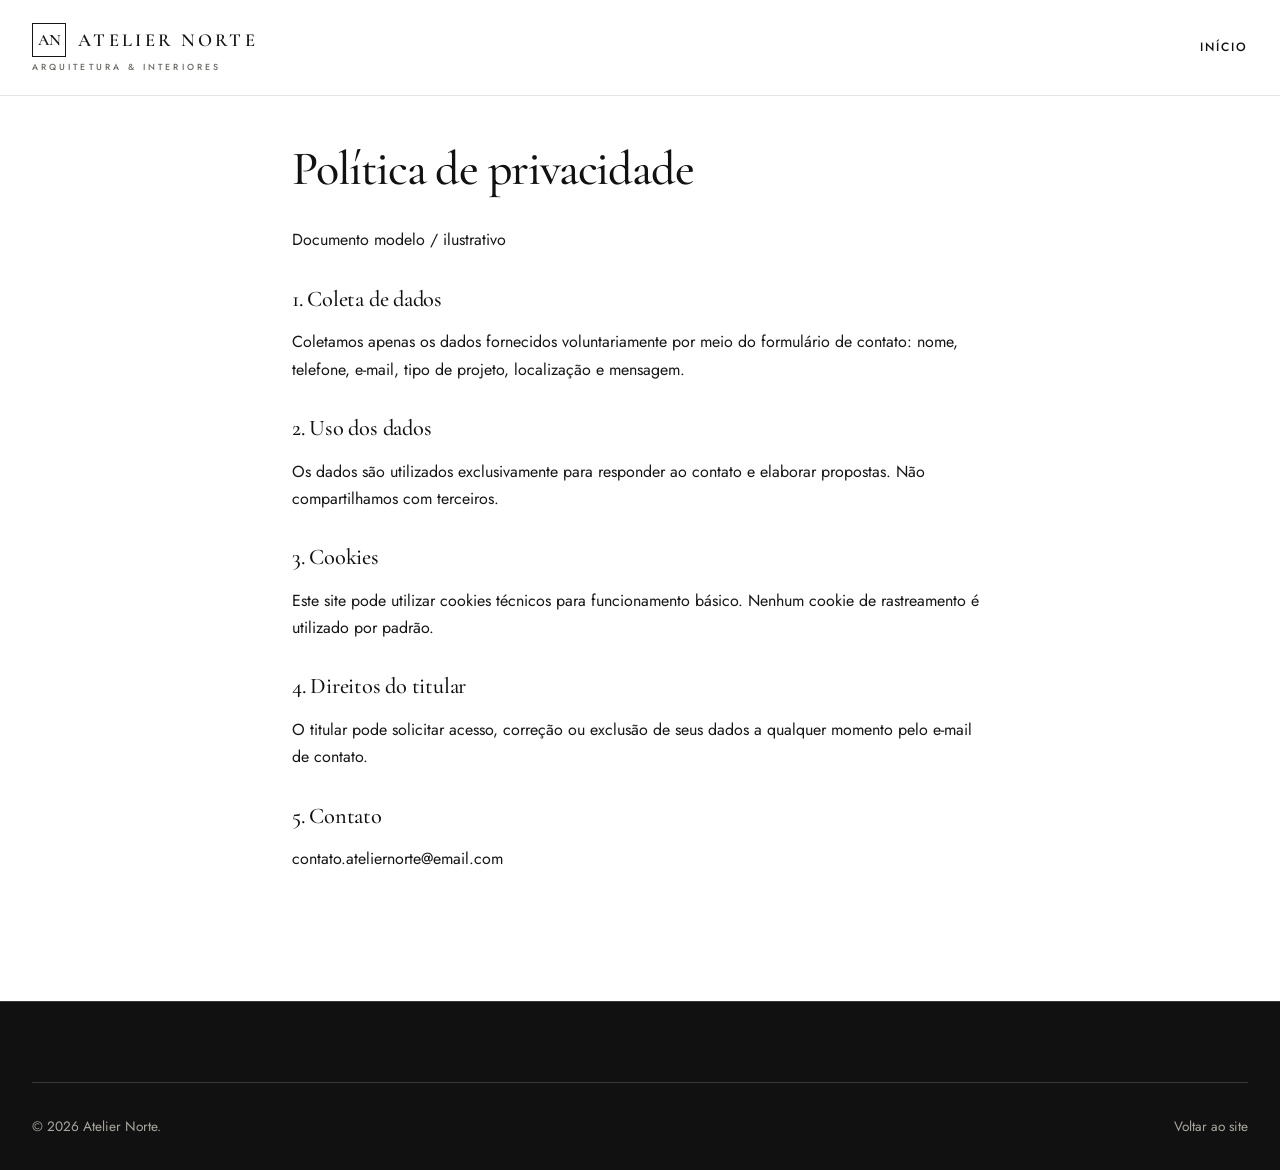
<file: privacidade.html>
﻿<!DOCTYPE html>
<html lang="pt-BR">
<head>
  <meta charset="UTF-8">
  <meta name="viewport" content="width=device-width, initial-scale=1">
  <title>Política de Privacidade | Atelier Norte</title>
  <link rel="icon" type="image/svg+xml" href="favicon/favicon.svg">
  <link rel="preconnect" href="https://fonts.googleapis.com">
  <link rel="preconnect" href="https://fonts.gstatic.com" crossorigin>
  <link href="https://fonts.googleapis.com/css2?family=Cormorant+Garamond:ital,wght@0,500;0,600;1,500;1,600&family=Jost:wght@300;400;500&display=swap" rel="stylesheet">
  <link href="https://cdn.jsdelivr.net/npm/bootstrap@5.3.3/dist/css/bootstrap.min.css" rel="stylesheet" integrity="sha384-QWTKZyjpPEjISv5WaRU9OFeRpok6YctnYmDr5pNlyT2bRjXh0JMhjY6hW+ALEwIH" crossorigin="anonymous">
  <link rel="stylesheet" href="css/style.css">
</head>
<body class="page-inner">
<a class="skip-link" href="#conteudo">Pular para o conteúdo</a>
<header class="site-header">
  <div class="container-wide">
    <a href="index.html" class="logo" aria-label="Atelier Norte — página inicial">
      <div class="logo-mark">
        <span class="logo-monogram" aria-hidden="true">AN</span>
        <span class="logo-title">Atelier Norte</span>
      </div>
      <span class="logo-subtitle">Arquitetura & Interiores</span>
    </a>
    <nav class="site-nav" aria-label="Navegação principal">
      <a class="nav-link" href="index.html">Início</a>
    </nav>
  </div>
</header>
<main id="conteudo" class="section">
  <div class="container-narrow">
    <h1 style="margin-bottom:2rem;">Política de privacidade</h1>
    <p style="margin-bottom:1.5rem;">Documento modelo / ilustrativo</p>
    <h3 style="margin:2rem 0 1rem;">1. Coleta de dados</h3>
    <p style="margin-bottom:1.5rem;">Coletamos apenas os dados fornecidos voluntariamente por meio do formulário de contato: nome, telefone, e-mail, tipo de projeto, localização e mensagem.</p>
    <h3 style="margin:2rem 0 1rem;">2. Uso dos dados</h3>
    <p style="margin-bottom:1.5rem;">Os dados são utilizados exclusivamente para responder ao contato e elaborar propostas. Não compartilhamos com terceiros.</p>
    <h3 style="margin:2rem 0 1rem;">3. Cookies</h3>
    <p style="margin-bottom:1.5rem;" id="cookies">Este site pode utilizar cookies técnicos para funcionamento básico. Nenhum cookie de rastreamento é utilizado por padrão.</p>
    <h3 style="margin:2rem 0 1rem;">4. Direitos do titular</h3>
    <p style="margin-bottom:1.5rem;">O titular pode solicitar acesso, correção ou exclusão de seus dados a qualquer momento pelo e-mail de contato.</p>
    <h3 style="margin:2rem 0 1rem;">5. Contato</h3>
    <p>contato.ateliernorte@email.com</p>
  </div>
</main>
<footer class="site-footer">
  <div class="container-wide">
    <div class="footer-bottom">
      <span>© <span id="year"></span> Atelier Norte.</span>
      <a href="index.html">Voltar ao site</a>
    </div>
  </div>
</footer>
<script>document.getElementById('year').textContent = new Date().getFullYear();</script>
</body>
</html>
</file>
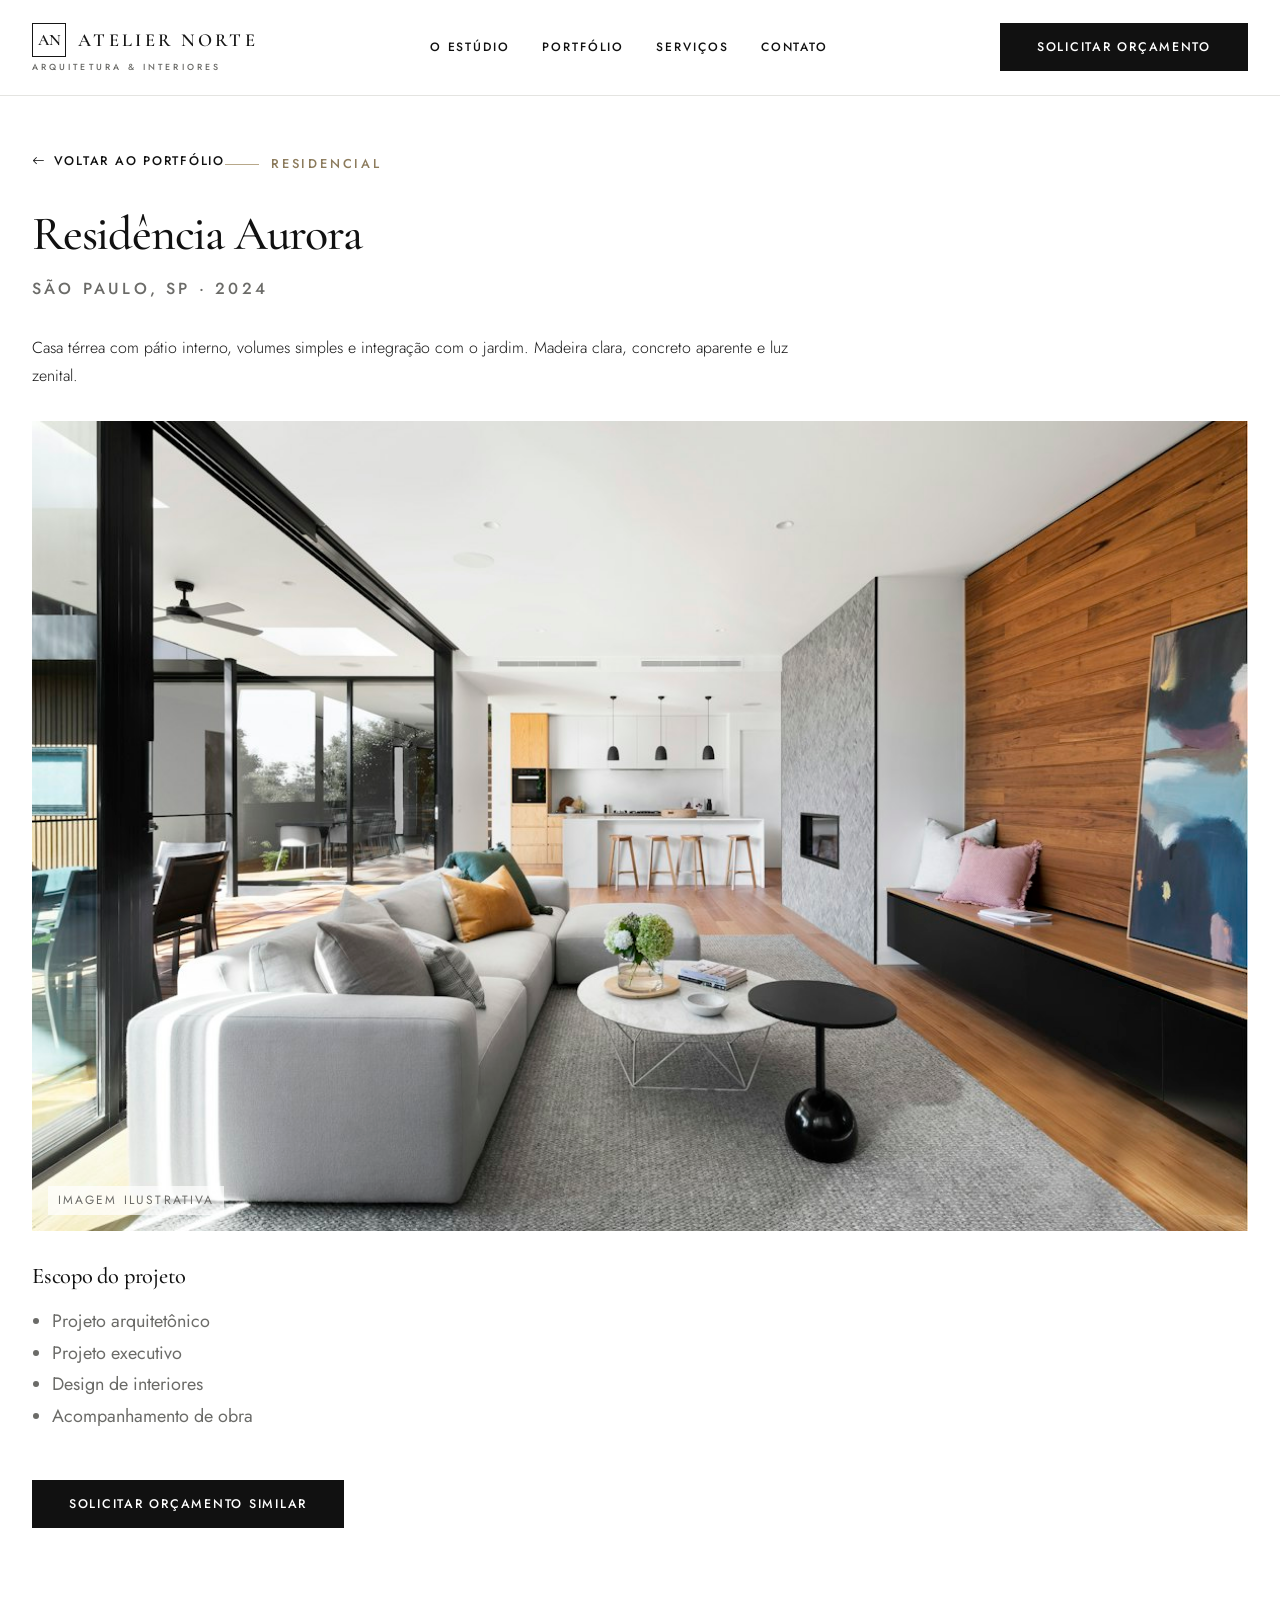
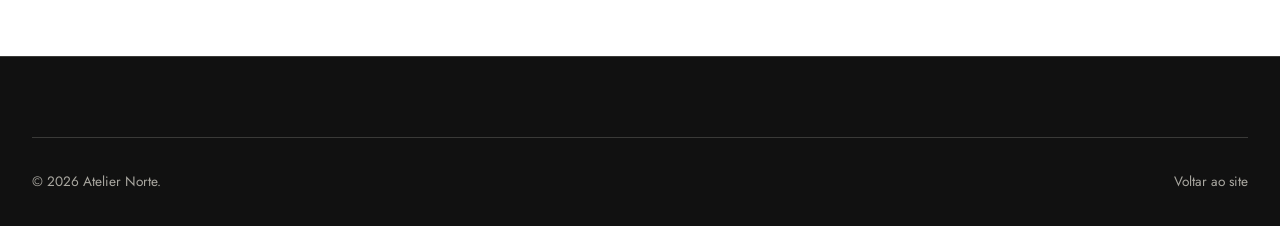
<file: projeto.html>
﻿<!DOCTYPE html>
<html lang="pt-BR">
<head>
  <meta charset="UTF-8">
  <meta name="viewport" content="width=device-width, initial-scale=1">
  <title>Projeto | Atelier Norte</title>
  <meta name="robots" content="noindex">
  <link rel="icon" type="image/svg+xml" href="favicon/favicon.svg">
  <link rel="preconnect" href="https://fonts.googleapis.com">
  <link rel="preconnect" href="https://fonts.gstatic.com" crossorigin>
  <link href="https://fonts.googleapis.com/css2?family=Cormorant+Garamond:ital,wght@0,500;0,600;1,500;1,600&family=Jost:wght@300;400;500&display=swap" rel="stylesheet">
  <link href="https://cdn.jsdelivr.net/npm/bootstrap@5.3.3/dist/css/bootstrap.min.css" rel="stylesheet" integrity="sha384-QWTKZyjpPEjISv5WaRU9OFeRpok6YctnYmDr5pNlyT2bRjXh0JMhjY6hW+ALEwIH" crossorigin="anonymous">
  <link rel="stylesheet" href="https://cdn.jsdelivr.net/npm/bootstrap-icons@1.11.3/font/bootstrap-icons.min.css">
  <link rel="stylesheet" href="css/style.css">
</head>
<body class="page-inner">
<a class="skip-link" href="#conteudo">Pular para o conteúdo</a>
<header class="site-header">
  <div class="container-wide">
    <a href="index.html" class="logo" aria-label="Atelier Norte — página inicial">
      <div class="logo-mark">
        <span class="logo-monogram" aria-hidden="true">AN</span>
        <span class="logo-title">Atelier Norte</span>
      </div>
      <span class="logo-subtitle">Arquitetura & Interiores</span>
    </a>
    <nav class="site-nav" aria-label="Navegação principal">
      <a class="nav-link" href="index.html#estudio">O Estúdio</a>
      <a class="nav-link" href="index.html#portfolio">Portfólio</a>
      <a class="nav-link" href="index.html#servicos">Serviços</a>
      <a class="nav-link" href="index.html#contato">Contato</a>
    </nav>
    <a href="https://wa.me/5511999999999" class="btn-brand" data-whatsapp-message="Olá! Gostaria de solicitar um orçamento de projeto de arquitetura ou interiores.">Solicitar orçamento</a>
  </div>
</header>
<main id="conteudo" class="section">
  <div class="container-wide" id="projetoContainer">
    <p>Carregando projeto…</p>
  </div>
</main>
<footer class="site-footer">
  <div class="container-wide">
    <div class="footer-bottom">
      <span>© <span id="year"></span> Atelier Norte.</span>
      <a href="index.html">Voltar ao site</a>
    </div>
  </div>
</footer>
<script src="https://cdn.jsdelivr.net/npm/bootstrap@5.3.3/dist/js/bootstrap.bundle.min.js" integrity="sha384-YvpcrYf0tY3lHB60NNkmXc5s9fDVZLESaAA55NDzOxhy9GkcIdslK1eN7N6jIeHz" crossorigin="anonymous"></script>
<script src="js/projetos.js"></script>
<script src="js/script.js"></script>
<script>
(function(){
  var container = document.getElementById('projetoContainer');
  function render(){
    var slug = (location.hash || '').replace('#','') || 'residencia-aurora';
    var p = (window.PROJETOS || []).find(function(x){ return x.slug === slug; });
    if(!p){ container.innerHTML = '<p>Projeto não encontrado. <a href="index.html#portfolio">Voltar ao portfólio</a></p>'; return; }
    document.title = p.titulo + ' | Atelier Norte';
    var imgs = p.imagens.map(function(s){ return '<div class="img-placeholder" style="margin-bottom:1.5rem;"><img src="'+s+'" alt="Imagem ilustrativa '+p.titulo+'" class="img-fade" style="width:100%;height:auto;" loading="lazy"></div>'; }).join('');
    var escopo = p.escopo.map(function(e){ return '<li>'+e+'</li>'; }).join('');
    container.innerHTML =
      '<a href="index.html#portfolio" class="link-underline" style="margin-bottom:2rem;display:inline-flex;position:relative;"><i class="bi bi-arrow-left"></i> Voltar ao portfólio</a>' +
      '<span class="eyebrow section-eyebrow">'+p.categoria+'</span>' +
      '<h1 style="margin-bottom:1rem;">'+p.titulo+'</h1>' +
      '<p class="meta" style="margin-bottom:2rem;">'+p.cidade+' · '+p.ano+'</p>' +
      '<div style="max-width:760px;margin-bottom:2rem;"><p class="lead">'+p.descricao+'</p></div>' +
      imgs +
      '<div style="margin-top:2rem;"><h3 style="margin-bottom:1rem;">Escopo do projeto</h3><ul style="list-style:disc;padding-left:1.25rem;color:var(--color-muted);">'+escopo+'</ul></div>' +
      '<div style="margin-top:3rem;"><a href="https://wa.me/5511999999999" class="btn-brand" data-whatsapp-message="Olá! Tenho interesse no projeto '+p.titulo+'.">Solicitar orçamento similar</a></div>';
    // re-apply whatsapp links
    if(window.applyWhatsAppLinks) window.applyWhatsAppLinks();
    document.querySelectorAll('img.img-fade').forEach(function(img){ if(img.complete) img.classList.add('is-loaded'); else img.addEventListener('load',function(){ img.classList.add('is-loaded');});});
  }
  render();
  window.addEventListener('hashchange', render);
  document.getElementById('year').textContent = new Date().getFullYear();
})();
</script>
</body>
</html>
</file>
<file: css/style.css>
﻿/* ============================================================
   Atelier Norte — style.css
   Galeria silenciosa: editorial, neutro, espaço negativo.
   ============================================================ */

/* ---------- 1. Variáveis ---------- */
:root {
  --color-primary:        #111111;
  --color-primary-soft:   #1E1E1E;
  --color-secondary:      #6B6B68;
  --color-accent:         #B8A88A;
  --color-accent-dark:    #8C7B5C;
  --color-error:          #dc2626;
  --color-bg:             #FFFFFF;
  --color-surface:        #F4F0E8;
  --color-surface-alt:    #EAE4D8;
  --color-gray-light:     #E4E4E1;
  --color-text:           #161616;
  --color-text-light:     #F4F0E8;
  --color-muted:          #6B6B68;
  --color-muted-light:    #A9A7A0;
  --color-border:         #DAD6CC;
  --color-border-dark:    #3A3A38;
  --color-cta:            #111111;
  --color-whatsapp:       #2E6B4F;

  --font-serif: 'Cormorant Garamond', Georgia, 'Times New Roman', serif;
  --font-sans:  'Jost', 'Helvetica Neue', Arial, sans-serif;

  --space-1:  .25rem;
  --space-2:  .5rem;
  --space-3:  .75rem;
  --space-4:  1rem;
  --space-5:  1.5rem;
  --space-6:  2rem;
  --space-7:  3rem;
  --space-8:  4.5rem;
  --space-9:  6rem;
  --space-10: 8rem;
  --space-11: 10rem;

  --radius-0: 0;
  --radius-sm: 2px;

  --dur-fast:   300ms;
  --dur-base:   600ms;
  --dur-slow:   900ms;
  --dur-reveal: 1000ms;
  --ease-out:   cubic-bezier(0.22, 1, 0.36, 1);
  --ease-soft:  cubic-bezier(0.4, 0, 0.2, 1);

  --container-max: 1380px;
  --header-h: 96px;
  --header-h-scrolled: 72px;
}

/* ---------- 2. Reset / Base ---------- */
*, *::before, *::after { box-sizing: border-box; }
html { scroll-behavior: smooth; -webkit-text-size-adjust: 100%; }
html.js .reveal { opacity: 0; transform: translateY(28px); }
body {
  margin: 0;
  font-family: var(--font-sans);
  font-weight: 400;
  font-size: 1.125rem;
  line-height: 1.75;
  color: var(--color-text);
  background: var(--color-bg);
  -webkit-font-smoothing: antialiased;
  -moz-osx-font-smoothing: grayscale;
  overflow-x: hidden;
}
img { max-width: 100%; height: auto; display: block; }
a { color: inherit; text-decoration: none; }
button { font: inherit; cursor: pointer; border: none; background: none; }
ul, ol { padding: 0; margin: 0; list-style: none; }
h1, h2, h3, h4, h5, h6 { margin: 0; font-family: var(--font-serif); font-weight: 500; line-height: 1.1; color: var(--color-primary); letter-spacing: -0.01em; }
p { margin: 0; }
:focus-visible { outline: 3px solid var(--color-primary); outline-offset: 3px; }
:focus:not(:focus-visible) { outline: none; }
.section-dark :focus-visible,
.site-footer :focus-visible { outline-color: var(--color-text-light); }
/* ---------- 3. Tipografia ---------- */
.eyebrow {
  font-family: var(--font-sans);
  font-weight: 500;
  font-size: 0.8rem;
  letter-spacing: 0.22em;
  text-transform: uppercase;
  color: var(--color-accent-dark);
  display: inline-flex;
  align-items: center;
  gap: .75rem;
}
.eyebrow::before {
  content: '';
  display: inline-block;
  width: 34px;
  height: 1px;
  background: var(--color-accent);
}
.eyebrow-light { color: var(--color-accent); }
.eyebrow-light::before { background: var(--color-accent); }

.section-eyebrow { margin-bottom: 1.25rem; }

.section-title {
  font-size: clamp(2.1rem, 4.5vw, 3.25rem);
  line-height: 1.1;
  letter-spacing: -0.02em;
  max-width: 16ch;
}
.section-title em { font-style: italic; font-weight: 600; color: var(--color-accent-dark); }
.section-subtitle {
  font-size: 1.1rem;
  font-weight: 300;
  color: var(--color-muted);
  max-width: 52ch;
  line-height: 1.7;
  margin-top: 1.25rem;
}
.section-header { margin-bottom: 4rem; }
.section-header--center { text-align: center; }
.section-header--center .section-title,
.section-header--center .section-subtitle { margin-left: auto; margin-right: auto; }

h1 { font-size: clamp(2.6rem, 7vw, 5rem); line-height: 1.05; letter-spacing: -0.025em; }
h2 { font-size: clamp(2rem, 4vw, 3.25rem); line-height: 1.12; }
h3 { font-size: clamp(1.35rem, 2vw, 1.6rem); line-height: 1.2; }
h4 { font-size: 1.2rem; line-height: 1.25; }
.lead { font-size: 1.15rem; font-weight: 300; line-height: 1.7; }
.small { font-size: 0.95rem; }
.meta {
  font-family: var(--font-sans);
  font-size: 0.8rem;
  font-weight: 500;
  letter-spacing: 0.2em;
  text-transform: uppercase;
  color: var(--color-muted);
}
.meta-light { color: var(--color-muted-light); }

.numeral {
  font-family: var(--font-serif);
  font-size: clamp(3.5rem, 7vw, 5.5rem);
  font-weight: 500;
  line-height: 1;
  color: var(--color-accent);
  letter-spacing: -0.03em;
}
.numeral-dark { color: var(--color-border); }
/* ---------- 4. Layout ---------- */
.container-narrow { max-width: 760px; margin: 0 auto; padding: 0 2rem; }
.container-wide { max-width: var(--container-max); margin: 0 auto; padding: 0 2rem; }
@media (max-width: 767.98px) {
  .container-wide { padding: 0 1.25rem; }
  .container-narrow { padding: 0 1.25rem; }
}

.page-inner h1 { font-size: clamp(1.8rem, 6vw, 3rem); }
.page-inner h3 { font-size: clamp(1.15rem, 3vw, 1.4rem); }
.page-inner p { font-size: 1rem; line-height: 1.7; }

@media (max-width: 991.98px) {
  .page-inner .site-nav { display: flex; }
}

.section { padding: 8rem 0; position: relative; }
.section--sm { padding: 5rem 0; }
.section--dark { background: var(--color-primary); color: var(--color-text-light); }
.section--surface { background: var(--color-surface); }
.section--surface-alt { background: var(--color-surface-alt); }

.grid-2 { display: grid; grid-template-columns: 1fr 1fr; gap: 3rem; }
.grid-3 { display: grid; grid-template-columns: repeat(3, 1fr); gap: 2.5rem; }
@media (max-width: 991.98px) {
  .grid-2 { grid-template-columns: 1fr; gap: 2rem; }
  .grid-3 { grid-template-columns: 1fr 1fr; gap: 2rem; }
}
@media (max-width: 575.98px) {
  .grid-3 { grid-template-columns: 1fr; gap: 1.5rem; }
}

/* ---------- 5. Botões ---------- */
.btn-brand, .btn-outline-brand {
  display: inline-flex;
  align-items: center;
  justify-content: center;
  gap: .6rem;
  font-family: var(--font-sans);
  font-size: 0.78rem;
  font-weight: 500;
  letter-spacing: 0.14em;
  text-transform: uppercase;
  padding: 1rem 2.25rem;
  min-height: 48px;
  border-radius: var(--radius-0);
  transition: background .4s var(--ease-soft), color .4s var(--ease-soft), border-color .4s var(--ease-soft), transform .3s var(--ease-soft);
  cursor: pointer;
  line-height: 1;
  white-space: nowrap;
}
.btn-brand {
  background: var(--color-cta);
  color: #fff;
  border: 1px solid var(--color-cta);
}
.btn-brand:hover { background: var(--color-accent-dark); border-color: var(--color-accent-dark); color: #fff; }
.btn-outline-brand {
  background: transparent;
  color: var(--color-primary);
  border: 1px solid var(--color-primary);
}
.btn-outline-brand:hover { background: var(--color-primary); color: #fff; }
.btn-outline-brand--light {
  color: var(--color-text-light);
  border-color: var(--color-text-light);
}
.btn-outline-brand--light:hover { background: var(--color-text-light); color: var(--color-primary); }
.btn-brand--light { background: var(--color-text-light); color: var(--color-primary); border-color: var(--color-text-light); }
.btn-brand--light:hover { background: var(--color-accent); border-color: var(--color-accent); color: var(--color-primary); }

.link-underline {
  display: inline-flex;
  align-items: center;
  gap: .5rem;
  font-size: 0.78rem;
  font-weight: 500;
  letter-spacing: 0.14em;
  text-transform: uppercase;
  color: var(--color-primary);
  position: relative;
  padding-bottom: 4px;
}
.link-underline::after {
  content: '';
  position: absolute;
  left: 0; bottom: 0;
  width: 100%; height: 1px;
  background: currentColor;
  transform: scaleX(0);
  transform-origin: left;
  transition: transform .45s var(--ease-out);
}
.link-underline:hover::after { transform: scaleX(1); }
.link-underline-light { color: var(--color-text-light); }
/* ---------- 6. Header ---------- */
.site-header {
  position: fixed;
  top: 0; left: 0; right: 0;
  z-index: 1030;
  height: var(--header-h);
  display: flex;
  align-items: center;
  transition: height .4s var(--ease-soft), background .4s var(--ease-soft), backdrop-filter .4s var(--ease-soft), border-color .4s var(--ease-soft);
  border-bottom: 1px solid transparent;
}
.site-header.is-scrolled {
  height: var(--header-h-scrolled);
  background: rgba(255,255,255,.94);
  backdrop-filter: blur(8px);
  -webkit-backdrop-filter: blur(8px);
  border-bottom-color: var(--color-gray-light);
}
.site-header.is-transparent { color: var(--color-text-light); }
.site-header.is-transparent .logo-subtitle { color: var(--color-muted-light); }
.site-header.is-transparent .nav-link { color: var(--color-text-light); }
.site-header.is-transparent .nav-link:hover { color: var(--color-accent); }
.site-header.is-transparent .nav-toggle { color: var(--color-text-light); }
.site-header.menu-open { color: var(--color-primary); }
.site-header.menu-open .logo-subtitle { color: var(--color-muted); }
.site-header.menu-open .nav-toggle { color: var(--color-primary); }
.page-inner .site-header { position: static; background: var(--color-bg); border-bottom-color: var(--color-gray-light); }
.page-inner .section { padding-top: 3rem; }
.site-header .container-wide { width: 100%; display: flex; align-items: center; justify-content: space-between; gap: 2rem; }

.logo { display: flex; flex-direction: column; line-height: 1; }
.logo-mark { display: flex; align-items: center; gap: .75rem; }
.logo-monogram {
  width: 34px; height: 34px;
  border: 1px solid currentColor;
  display: flex; align-items: center; justify-content: center;
  font-family: var(--font-serif); font-size: 1rem; font-weight: 600;
}
.logo-title {
  font-family: var(--font-serif);
  font-size: 1.15rem;
  font-weight: 600;
  letter-spacing: 0.18em;
  text-transform: uppercase;
  color: inherit;
}
.logo-subtitle {
  font-family: var(--font-sans);
  font-size: 0.55rem;
  font-weight: 500;
  letter-spacing: 0.35em;
  text-transform: uppercase;
  color: var(--color-muted);
  margin-top: .35rem;
}

.site-nav { display: flex; align-items: center; gap: 2rem; }
.site-nav .nav-link {
  font-family: var(--font-sans);
  font-size: 0.75rem;
  font-weight: 500;
  letter-spacing: 0.16em;
  text-transform: uppercase;
  color: var(--color-primary);
  position: relative;
  padding: .25rem 0;
  transition: color .3s var(--ease-soft);
}
.site-nav .nav-link::after {
  content: '';
  position: absolute; left: 0; bottom: 0;
  width: 100%; height: 1px;
  background: currentColor;
  transform: scaleX(0); transform-origin: left;
  transition: transform .4s var(--ease-out);
}
.site-nav .nav-link:hover::after,
.site-nav .nav-link.is-active::after { transform: scaleX(1); }
.site-nav .nav-link.is-active { color: var(--color-accent-dark); }

.nav-toggle {
  display: none;
  width: 40px; height: 40px;
  flex-direction: column; justify-content: center; gap: 6px;
  padding: 0;
}
.nav-toggle span {
  display: block; width: 24px; height: 2px;
  background: currentColor;
  transition: transform .3s var(--ease-soft), opacity .3s var(--ease-soft);
}
.nav-toggle[aria-expanded="true"] span:first-child { transform: translateY(3.5px) rotate(45deg); }
.nav-toggle[aria-expanded="true"] span:last-child { transform: translateY(-3.5px) rotate(-45deg); }

.mobile-menu {
  position: fixed; inset: 0;
  background: var(--color-bg);
  z-index: 1029;
  display: flex; flex-direction: column;
  padding: calc(var(--header-h) + 2rem) 2rem 2rem;
  transform: translateX(100%);
  transition: transform .5s var(--ease-out);
  overflow-y: auto;
}
.mobile-menu.is-open { transform: translateX(0); }
.mobile-menu .nav-link {
  font-family: var(--font-serif);
  font-size: clamp(1.8rem, 6vw, 2.6rem);
  font-weight: 500;
  color: var(--color-primary);
  padding: 1rem 0;
  border-bottom: 1px solid var(--color-border);
  min-height: 48px;
  display: flex; align-items: center;
}
.mobile-menu .menu-footer { margin-top: auto; padding-top: 2rem; }
.mobile-menu .menu-socials { display: flex; gap: 1.25rem; margin-top: 1.5rem; }

.skip-link {
  position: absolute; left: -9999px; top: 0;
  background: var(--color-primary); color: #fff;
  padding: .75rem 1.25rem; z-index: 2000;
}
.skip-link:focus { left: 1rem; top: 1rem; }

@media (max-width: 991.98px) {
  .site-nav { display: none; }
  .nav-toggle { display: flex; }
  .site-header .btn-brand { display: none; }
}
/* ---------- 7. Hero ---------- */
.hero {
  position: relative;
  min-height: 100vh;
  display: flex;
  align-items: flex-end;
  overflow: hidden;
  color: var(--color-text-light);
}
.hero-media {
  position: absolute; inset: 0;
  z-index: 0;
}
.hero-media img {
  width: 100%; height: 100%;
  object-fit: cover;
  object-position: center;
}
.hero-overlay {
  position: absolute; inset: 0;
  background: linear-gradient(180deg, rgba(0,0,0,.35) 0%, rgba(0,0,0,.1) 35%, rgba(0,0,0,.55) 100%);
  z-index: 1;
}
.hero-content {
  position: relative; z-index: 2;
  width: 100%;
  padding: 0 2rem 5rem;
  max-width: var(--container-max);
  margin: 0 auto;
}
.hero-inner { max-width: 640px; }
.hero-eyebrow {
  font-family: var(--font-sans);
  font-size: 0.8rem;
  letter-spacing: 0.22em;
  text-transform: uppercase;
  color: var(--color-accent);
  display: inline-flex;
  align-items: center;
  gap: .75rem;
  margin-bottom: 1.75rem;
}
.hero-eyebrow::before { content: ''; width: 34px; height: 1px; background: var(--color-accent); }
.hero-title {
  font-family: var(--font-serif);
  font-size: clamp(2.6rem, 7vw, 5rem);
  font-weight: 500;
  line-height: 1.05;
  letter-spacing: -0.025em;
  color: var(--color-text-light);
  margin-bottom: 1.5rem;
}
.hero-title em { font-style: italic; font-weight: 600; color: var(--color-accent); }
.hero-subtitle {
  font-size: 1.1rem;
  font-weight: 300;
  line-height: 1.7;
  color: rgba(244,240,232,.85);
  max-width: 52ch;
  margin-bottom: 2.5rem;
}
.hero-actions { display: flex; gap: 1rem; flex-wrap: wrap; }
.hero-scroll {
  position: absolute;
  bottom: 2rem; right: 2rem;
  z-index: 2;
  display: flex; align-items: center; gap: .75rem;
  font-size: 0.72rem;
  letter-spacing: 0.2em;
  text-transform: uppercase;
  color: rgba(244,240,232,.7);
}
.hero-scroll::after {
  content: '';
  width: 40px; height: 1px;
  background: rgba(244,240,232,.7);
  animation: scrollLine 2.4s ease-in-out infinite;
}
@keyframes scrollLine {
  0% { transform: scaleX(0); transform-origin: left; }
  50% { transform: scaleX(1); transform-origin: left; }
  51% { transform-origin: right; }
  100% { transform: scaleX(0); transform-origin: right; }
}
@media (max-width: 767.98px) {
  .hero { min-height: 85vh; align-items: flex-start; }
  .hero-content { padding: calc(var(--header-h) + 1rem) 1.25rem 3.5rem; }
  .hero-actions { flex-direction: column; }
  .hero-actions .btn-brand, .hero-actions .btn-outline-brand { width: 100%; }
  .hero-scroll { display: none; }
}
/* ---------- 8. Estúdio ---------- */
.studio-grid {
  display: grid;
  grid-template-columns: 1fr 1.1fr;
  gap: 5rem;
  align-items: start;
}
.studio-text { max-width: 520px; }
.studio-text p { margin-bottom: 1.25rem; color: var(--color-muted); }
.studio-text p:first-of-type { color: var(--color-text); }
.studio-pillars { display: flex; gap: 2.5rem; margin-top: 2.5rem; }
.studio-pillar .numeral { font-size: 2.5rem; margin-bottom: .5rem; }
.studio-pillar h4 { font-family: var(--font-serif); font-size: 1.1rem; margin-bottom: .25rem; }
.studio-pillar p { font-size: .85rem; color: var(--color-muted); }
.studio-images { position: relative; }
.studio-img-main { aspect-ratio: 4/5; overflow: hidden; }
.studio-img-main img { width: 100%; height: 100%; object-fit: cover; }
.studio-img-secondary {
  position: absolute;
  bottom: -3rem; left: -3rem;
  width: 45%;
  aspect-ratio: 3/4;
  overflow: hidden;
  border: 6px solid var(--color-bg);
}
.studio-img-secondary img { width: 100%; height: 100%; object-fit: cover; }
.studio-founder {
  margin-top: 3rem;
  padding-top: 2rem;
  border-top: 1px solid var(--color-border);
  display: flex; align-items: center; gap: 1.25rem;
}
.studio-founder .avatar {
  width: 56px; height: 56px;
  border-radius: 50%;
  background: var(--color-surface-alt);
  display: flex; align-items: center; justify-content: center;
  font-family: var(--font-serif); font-size: 1.1rem;
  color: var(--color-accent-dark);
}
.studio-founder .name { font-family: var(--font-serif); font-size: 1.15rem; }
.studio-founder .role { font-size: .8rem; color: var(--color-muted); letter-spacing: .05em; }
@media (max-width: 991.98px) {
  .studio-grid { grid-template-columns: 1fr; gap: 3rem; }
  .studio-img-secondary { position: static; left: auto; bottom: auto; width: 70%; margin: 1.5rem auto 0; border: none; }
  .studio-pillars { flex-direction: column; gap: 1.5rem; }
}
/* ---------- 9. Portfólio ---------- */
.portfolio-filters {
  display: flex;
  gap: 1.5rem;
  flex-wrap: wrap;
  margin-bottom: 3rem;
  border-bottom: 1px solid var(--color-border);
  padding-bottom: 1.5rem;
}
.portfolio-filter {
  font-family: var(--font-sans);
  font-size: 0.8rem;
  font-weight: 500;
  letter-spacing: 0.2em;
  text-transform: uppercase;
  color: var(--color-muted);
  padding: .5rem 0;
  position: relative;
  cursor: pointer;
  background: none;
  border: none;
}
.portfolio-filter::after {
  content: '';
  position: absolute; left: 0; bottom: -1.5rem;
  width: 100%; height: 1px;
  background: var(--color-primary);
  transform: scaleX(0); transform-origin: left;
  transition: transform .4s var(--ease-out);
}
.portfolio-filter[aria-pressed="true"] { color: var(--color-primary); }
.portfolio-filter[aria-pressed="true"]::after { transform: scaleX(1); }
.portfolio-filter:hover { color: var(--color-primary); }

.portfolio-grid {
  display: grid;
  grid-template-columns: repeat(12, 1fr);
  gap: 1.5rem;
}
.portfolio-card {
  grid-column: span 6;
  position: relative;
  overflow: hidden;
  cursor: pointer;
}
.portfolio-card--wide { grid-column: span 8; }
.portfolio-card--tall { grid-column: span 4; }
.portfolio-card--full { grid-column: span 12; }
.portfolio-card-media {
  position: relative;
  overflow: hidden;
  background: var(--color-surface);
}
.portfolio-card-media img {
  width: 100%; height: 100%;
  object-fit: cover;
  transition: transform .9s var(--ease-out);
}
.portfolio-card:hover .portfolio-card-media img { transform: scale(1.03); }
.portfolio-card-overlay {
  position: absolute; inset: 0;
  z-index: 2;
  background: linear-gradient(180deg, transparent 50%, rgba(0,0,0,.5) 100%);
  opacity: 0;
  transition: opacity .4s var(--ease-soft);
  display: flex; align-items: flex-end; justify-content: flex-end;
  padding: 1.5rem;
}
.portfolio-card:hover .portfolio-card-overlay { opacity: 1; }
.portfolio-card-cta {
  color: #fff;
  font-size: 0.8rem;
  letter-spacing: 0.16em;
  text-transform: uppercase;
  display: inline-flex; align-items: center; gap: .5rem;
}
.portfolio-card-body { padding: 1.25rem 0 0; }
.portfolio-card-title {
  font-family: var(--font-serif);
  font-size: 1.45rem;
  font-weight: 500;
  line-height: 1.15;
  margin-bottom: .5rem;
}
.portfolio-card-meta { margin-bottom: .6rem; }
.portfolio-card-desc {
  font-size: .9rem;
  color: var(--color-muted);
  line-height: 1.6;
  max-width: 46ch;
}
.portfolio-card.is-hidden { display: none; }
.portfolio-live {
  position: absolute; left: -9999px;
  width: 1px; height: 1px; overflow: hidden;
}

@media (max-width: 991.98px) {
  .portfolio-grid { grid-template-columns: repeat(6, 1fr); }
  .portfolio-card, .portfolio-card--wide, .portfolio-card--tall, .portfolio-card--full { grid-column: span 3; }
}
@media (max-width: 575.98px) {
  .portfolio-grid { grid-template-columns: 1fr; gap: 2.5rem; }
  .portfolio-card, .portfolio-card--wide, .portfolio-card--tall, .portfolio-card--full { grid-column: span 1; }
}
/* ---------- 10. Serviços ---------- */
.service-list { display: grid; grid-template-columns: repeat(3, 1fr); gap: 0; }
.service-item {
  padding: 2.5rem 2rem 2.5rem 0;
  border-top: 1px solid var(--color-border);
  position: relative;
}
.service-item:nth-child(3n) { padding-right: 0; }
.service-item .numeral { font-size: 2.2rem; margin-bottom: 1rem; }
.service-item h3 { font-family: var(--font-serif); font-size: 1.35rem; margin-bottom: .6rem; }
.service-item p { font-size: .92rem; color: var(--color-muted); line-height: 1.6; margin-bottom: 1.25rem; }
.service-item .link-underline { font-size: .72rem; }
@media (max-width: 991.98px) {
  .service-list { grid-template-columns: repeat(2, 1fr); }
}
@media (max-width: 575.98px) {
  .service-list { grid-template-columns: 1fr; }
  .service-item { padding: 2rem 0; }
}

/* ---------- 11. Processo ---------- */
.process-steps {
  display: grid;
  grid-template-columns: repeat(6, 1fr);
  gap: 1.5rem;
  position: relative;
}
.process-step { position: relative; padding-top: 1rem; }
.process-step .numeral { font-size: 3rem; margin-bottom: 1rem; display: block; }
.process-step h4 {
  font-family: var(--font-serif);
  font-size: 1.15rem;
  color: var(--color-text-light);
  margin-bottom: .5rem;
}
.process-step p { font-size: .85rem; color: var(--color-muted-light); line-height: 1.6; }
.process-line {
  position: absolute;
  top: 2.4rem; left: 0; right: 0;
  height: 1px;
  background: var(--color-border-dark);
}
.process-note {
  margin-top: 3.5rem;
  padding: 1.5rem 2rem;
  border: 1px solid var(--color-border-dark);
  font-size: .9rem;
  color: var(--color-muted-light);
  max-width: 70ch;
}
@media (max-width: 991.98px) {
  .process-steps { grid-template-columns: repeat(3, 1fr); }
}
@media (max-width: 575.98px) {
  .process-steps { grid-template-columns: 1fr; }
  .process-line { display: none; }
}

/* ---------- 12. Galeria ---------- */
.gallery-grid {
  display: grid;
  grid-template-columns: repeat(4, 1fr);
  grid-auto-rows: 220px;
  gap: 1rem;
}
.gallery-item {
  position: relative;
  overflow: hidden;
  cursor: pointer;
  background: var(--color-surface);
}
.gallery-item img { width: 100%; height: 100%; object-fit: cover; transition: transform .9s var(--ease-out); }
.gallery-item:hover img { transform: scale(1.04); }
.gallery-item--wide { grid-column: span 2; }
.gallery-item--tall { grid-row: span 2; }
.gallery-item--big { grid-column: span 2; grid-row: span 2; }
.gallery-caption {
  position: absolute; bottom: 0; left: 0; right: 0;
  padding: 1rem;
  background: linear-gradient(180deg, transparent, rgba(0,0,0,.5));
  color: #fff;
  font-size: .78rem;
  letter-spacing: .05em;
  opacity: 0;
  transition: opacity .4s var(--ease-soft);
}
.gallery-item:hover .gallery-caption { opacity: 1; }
@media (max-width: 767.98px) {
  .gallery-grid { grid-template-columns: repeat(2, 1fr); grid-auto-rows: 180px; }
  .gallery-item--wide, .gallery-item--big { grid-column: span 2; }
}
@media (max-width: 575.98px) {
  .gallery-grid { grid-template-columns: 1fr; grid-auto-rows: 260px; }
  .gallery-item--wide, .gallery-item--tall, .gallery-item--big { grid-column: span 1; grid-row: span 1; }
}
/* ---------- 13. Equipe ---------- */
.team-grid { display: grid; grid-template-columns: repeat(3, 1fr); gap: 2.5rem; }
.team-card { }
.team-portrait {
  aspect-ratio: 4/5;
  overflow: hidden;
  background: var(--color-surface);
  margin-bottom: 1.25rem;
  filter: grayscale(.35);
}
.team-portrait img { width: 100%; height: 100%; object-fit: cover; }
.team-name { font-family: var(--font-serif); font-size: 1.35rem; margin-bottom: .25rem; }
.team-role { font-size: .8rem; color: var(--color-accent-dark); letter-spacing: .08em; text-transform: uppercase; margin-bottom: .75rem; }
.team-bio { font-size: .9rem; color: var(--color-muted); line-height: 1.6; margin-bottom: .75rem; }
.team-reg { font-size: .85rem; color: var(--color-muted); }
@media (max-width: 991.98px) {
  .team-grid { grid-template-columns: repeat(2, 1fr); }
}
@media (max-width: 575.98px) {
  .team-grid { grid-template-columns: 1fr; }
}

/* ---------- 14. Depoimentos reservados ---------- */
.testimonial-placeholder {
  border: 1px dashed var(--color-border);
  padding: 3rem 2rem;
  text-align: center;
  color: var(--color-muted);
  font-size: .9rem;
  max-width: 600px;
  margin: 0 auto;
}
.testimonial-card-example {
  padding: 2rem;
  background: var(--color-surface);
  border-left: 2px solid var(--color-accent);
}
.testimonial-card-example .quote {
  font-family: var(--font-serif);
  font-size: 1.2rem;
  font-style: italic;
  color: var(--color-primary);
  line-height: 1.5;
  margin-bottom: 1rem;
}
.testimonial-card-example .attribution {
  font-size: .72rem;
  letter-spacing: .18em;
  text-transform: uppercase;
  color: var(--color-muted);
}

/* ---------- 15. FAQ ---------- */
.faq-accordion .accordion-item {
  border: none;
  border-bottom: 1px solid var(--color-border);
  background: transparent;
  border-radius: 0;
}
.faq-accordion .accordion-button {
  font-family: var(--font-serif);
  font-size: 1.2rem;
  font-weight: 500;
  color: var(--color-primary);
  background: transparent;
  padding: 1.5rem 0;
  box-shadow: none;
  gap: 1rem;
}
.faq-accordion .accordion-button::after {
  background-image: none;
  content: '+';
  font-family: var(--font-sans);
  font-size: 1.4rem;
  font-weight: 300;
  color: var(--color-accent-dark);
  margin-left: auto;
  transition: transform .3s var(--ease-soft);
}
.faq-accordion .accordion-button:not(.collapsed)::after {
  content: '−';
  transform: rotate(0);
}
.faq-accordion .accordion-button:focus { box-shadow: none; }
.faq-accordion .accordion-body {
  padding: 0 0 1.5rem;
  font-size: .95rem;
  color: var(--color-muted);
  line-height: 1.7;
  max-width: 70ch;
}
.section--dark .faq-accordion .accordion-item { border-bottom-color: var(--color-border-dark); }
.section--dark .faq-accordion .accordion-button { color: var(--color-text-light); }
.section--dark .faq-accordion .accordion-button::after { color: var(--color-accent); }
.section--dark .faq-accordion .accordion-body { color: var(--color-muted-light); }
.faq-accordion .accordion-collapse { display: none; }
.faq-accordion .accordion-collapse.show,
.faq-accordion .accordion-collapse.collapsing { display: block; }
/* ---------- 16. CTA final ---------- */
.cta-final {
  position: relative;
  padding: 9rem 0;
  overflow: hidden;
  color: var(--color-text-light);
}
.cta-final-bg {
  position: absolute; inset: 0;
  background: var(--color-primary-soft);
}
.cta-final-bg img { width: 100%; height: 100%; object-fit: cover; opacity: .35; }
.cta-final-bg::after {
  content: '';
  position: absolute; inset: 0;
  background: linear-gradient(180deg, rgba(0,0,0,.5), rgba(0,0,0,.7));
}
.cta-final .container-wide { position: relative; z-index: 2; text-align: center; }
.cta-final h2 { color: var(--color-text-light); font-size: clamp(2.4rem, 5vw, 4rem); margin-bottom: 1.25rem; }
.cta-final p { color: rgba(244,240,232,.8); max-width: 52ch; margin: 0 auto 2.5rem; }
.cta-final .actions { display: flex; gap: 1rem; justify-content: center; flex-wrap: wrap; }

/* ---------- 17. Contato ---------- */
.contact-grid {
  display: grid;
  grid-template-columns: 1fr 1fr;
  gap: 4rem;
  align-items: start;
}
.contact-info h3 { font-family: var(--font-serif); font-size: 1.5rem; margin-bottom: 1.5rem; }
.contact-block { margin-bottom: 1.75rem; }
.contact-block .label {
  font-size: .8rem;
  letter-spacing: .2em;
  text-transform: uppercase;
  color: var(--color-muted);
  margin-bottom: .4rem;
}
.contact-block p, .contact-block a {
  font-size: 1rem;
  color: var(--color-text);
  line-height: 1.6;
}
.contact-block a:hover { color: var(--color-accent-dark); }
.contact-socials { display: flex; gap: 1.25rem; margin-top: 1rem; }
.contact-socials a {
  width: 40px; height: 40px;
  border: 1px solid var(--color-border);
  display: flex; align-items: center; justify-content: center;
  color: var(--color-primary);
  transition: background .3s, color .3s, border-color .3s;
}
.contact-socials a:hover { background: var(--color-primary); color: #fff; border-color: var(--color-primary); }

.contact-form .form-field { margin-bottom: 1.5rem; position: relative; }
.contact-form label {
  display: block;
  font-size: .8rem;
  letter-spacing: .18em;
  text-transform: uppercase;
  color: var(--color-muted);
  margin-bottom: .4rem;
}
.contact-form input,
.contact-form select,
.contact-form textarea {
  width: 100%;
  font-family: var(--font-sans);
  font-size: 1rem;
  padding: .85rem 0;
  border: none;
  border-bottom: 1px solid var(--color-border);
  background: transparent;
  color: var(--color-text);
  border-radius: 0;
  transition: border-color .3s;
}
.contact-form input:focus,
.contact-form select:focus,
.contact-form textarea:focus {
  outline: none;
  border-bottom-color: var(--color-primary);
}
.contact-form textarea { resize: vertical; min-height: 100px; }
.contact-form .form-check {
  display: flex;
  align-items: flex-start;
  gap: .6rem;
  margin: 1.5rem 0;
}
.contact-form .form-check input {
  width: auto;
  margin: .2rem 0 0;
  flex-shrink: 0;
}
.contact-form .form-check label {
  font-size: .85rem;
  text-transform: none;
  letter-spacing: 0;
  color: var(--color-muted);
  cursor: pointer;
  margin: 0;
}
.contact-form .form-note { font-size: .85rem; color: var(--color-muted); margin-top: .5rem; }
.contact-form input[aria-invalid="true"],
.contact-form select[aria-invalid="true"],
.contact-form textarea[aria-invalid="true"] { border-bottom-color: var(--color-error); }
.contact-form input[aria-invalid="true"]:focus,
.contact-form select[aria-invalid="true"]:focus,
.contact-form textarea[aria-invalid="true"]:focus { border-bottom-color: var(--color-error); }
.field-error {
  color: var(--color-error);
  font-size: 0.8rem;
  margin-top: 0.25rem;
  display: none;
}
.field-error.visible { display: block; }
.contact-map {
  width: 100%;
  min-height: 320px;
  border: none;
  filter: grayscale(1);
}
.contact-map-wrap { position: relative; overflow: hidden; }
@media (max-width: 991.98px) {
  .contact-grid { grid-template-columns: 1fr; gap: 3rem; }
}

/* ---------- 18. Rodapé ---------- */
.site-footer {
  background: var(--color-primary);
  color: var(--color-text-light);
  padding: 5rem 0 2rem;
  border-top: 1px solid var(--color-border-dark);
}
.footer-grid {
  display: grid;
  grid-template-columns: 1.4fr 1fr 1fr 1fr;
  gap: 3rem;
  margin-bottom: 3rem;
}
.footer-col h5 {
  font-family: var(--font-sans);
  font-size: .72rem;
  font-weight: 500;
  letter-spacing: .2em;
  text-transform: uppercase;
  color: var(--color-accent);
  margin-bottom: 1.25rem;
}
.footer-col ul li { margin-bottom: .6rem; }
.footer-col a {
  font-size: .95rem;
  color: var(--color-muted-light);
  transition: color .3s;
}
.footer-col a:hover { color: var(--color-text-light); }
.footer-col p { font-size: .95rem; color: var(--color-muted-light); line-height: 1.6; }
.footer-bottom {
  border-top: 1px solid var(--color-border-dark);
  padding-top: 2rem;
  display: flex;
  justify-content: space-between;
  align-items: center;
  flex-wrap: wrap;
  gap: 1rem;
  font-size: .85rem;
  color: var(--color-muted-light);
}
.footer-legal { font-size: .82rem; color: var(--color-muted-light); max-width: 80ch; margin-top: 1rem; line-height: 1.6; }
@media (max-width: 991.98px) {
  .footer-grid { grid-template-columns: 1fr 1fr; }
}
@media (max-width: 575.98px) {
  .footer-grid { grid-template-columns: 1fr; }
}
/* ---------- 19. Selos/badges ---------- */
.badge-illus {
  display: inline-block;
  font-family: var(--font-sans);
  font-size: 0.75rem;
  font-weight: 500;
  letter-spacing: 0.16em;
  text-transform: uppercase;
  color: var(--color-muted);
  border: 1px solid var(--color-border);
  padding: .3rem .7rem;
  background: var(--color-surface);
}
.badge-illus--dark {
  color: var(--color-muted-light);
  border-color: var(--color-border-dark);
  background: transparent;
}

/* ---------- 20. Imagens ---------- */
.img-placeholder {
  background: linear-gradient(135deg, var(--color-surface) 0%, var(--color-surface-alt) 100%);
  position: relative;
  overflow: hidden;
}
.img-placeholder::after {
  content: 'Imagem ilustrativa';
  position: absolute;
  bottom: 1rem; left: 1rem;
  font-size: .75rem;
  letter-spacing: .18em;
  text-transform: uppercase;
  color: var(--color-muted);
  background: rgba(255,255,255,.7);
  padding: .25rem .6rem;
}
.img-placeholder svg { position: absolute; inset: 0; width: 100%; height: 100%; }
.img-fade { opacity: 0; transition: opacity .6s var(--ease-soft); }
.img-fade.is-loaded { opacity: 1; }

/* ---------- 21. Animações reveal ---------- */
.reveal { transition: opacity var(--dur-reveal) var(--ease-out), transform var(--dur-reveal) var(--ease-out); }
.reveal.is-visible { opacity: 1 !important; transform: none !important; }
.reveal-delay-1 { transition-delay: 100ms; }
.reveal-delay-2 { transition-delay: 200ms; }
.reveal-delay-3 { transition-delay: 300ms; }
.reveal-delay-4 { transition-delay: 400ms; }

/* ---------- 22. Botão flutuante ---------- */
.fab-whatsapp {
  position: fixed;
  right: 20px;
  bottom: 20px;
  width: 56px; height: 56px;
  border-radius: 50%;
  background: var(--color-whatsapp);
  color: #fff;
  display: flex; align-items: center; justify-content: center;
  font-size: 1.5rem;
  z-index: 1020;
  box-shadow: 0 4px 16px rgba(0,0,0,.18);
  transition: transform .3s var(--ease-soft);
  padding-bottom: env(safe-area-inset-bottom);
}
.fab-whatsapp:hover { transform: scale(1.05); }
.fab-whatsapp .pulse {
  position: absolute; inset: 0;
  border-radius: 50%;
  background: var(--color-whatsapp);
  animation: pulse 3s ease-out infinite;
  z-index: -1;
}
@keyframes pulse {
  0% { transform: scale(1); opacity: .5; }
  100% { transform: scale(1.7); opacity: 0; }
}
.back-to-top {
  position: fixed;
  right: 20px;
  bottom: 90px;
  width: 44px; height: 44px;
  border-radius: 50%;
  background: var(--color-primary);
  color: #fff;
  display: flex; align-items: center; justify-content: center;
  font-size: 1.1rem;
  z-index: 1019;
  opacity: 0;
  pointer-events: none;
  transition: opacity .3s, transform .3s;
  transform: translateY(10px);
}
.back-to-top.is-visible { opacity: 1; pointer-events: auto; transform: translateY(0); }

/* ---------- 23. Modal galeria ---------- */
.gallery-modal {
  position: fixed; inset: 0; z-index: 1055;
  display: none !important;
  align-items: center; justify-content: center;
  background: rgba(0,0,0,.85);
  overflow: hidden;
  padding: 1rem;
}
.gallery-modal.show { display: flex !important; align-items: center; justify-content: center; }
.gallery-modal .modal-dialog { transform: none !important; margin: auto; }
.gallery-modal .modal-dialog {
  margin: 0 auto; max-width: 90vw; width: auto;
  display: flex; align-items: center; justify-content: center;
}
.gallery-modal .modal-content { width: auto; max-width: 90vw; }
.gallery-modal .modal-content {
  background: var(--color-primary);
  border: none;
  border-radius: 0;
}
.gallery-modal .modal-body { padding: 0; position: relative; }
.gallery-modal img { width: 100%; height: auto; max-height: 85vh; object-fit: contain; }
.gallery-modal .modal-nav {
  position: absolute; top: 50%; transform: translateY(-50%);
  width: 48px; height: 48px;
  color: #fff; font-size: 1.5rem;
  display: flex; align-items: center; justify-content: center;
  background: rgba(0,0,0,.4);
  transition: background .3s;
}
.gallery-modal .modal-nav:hover { background: rgba(0,0,0,.7); }
.gallery-modal .modal-nav.prev { left: 1rem; }
.gallery-modal .modal-nav.next { right: 1rem; }
.gallery-modal .modal-close {
  position: absolute; top: 1rem; right: 1rem;
  width: 44px; height: 44px;
  color: #fff; font-size: 1.3rem;
  display: flex; align-items: center; justify-content: center;
  background: rgba(0,0,0,.4);
}
.gallery-modal .modal-counter {
  position: absolute; bottom: 1rem; left: 50%; transform: translateX(-50%);
  color: var(--color-muted-light);
  font-size: .85rem;
  letter-spacing: .18em;
}
.gallery-modal .modal-nav,
.gallery-modal .modal-close,
.gallery-modal .modal-counter { display: none; }
.gallery-modal.show .modal-nav,
.gallery-modal.show .modal-close { display: flex; }
.gallery-modal.show .modal-counter { display: inline-block; }

.testimonials-grid { display: grid; grid-template-columns: repeat(3, minmax(0, 1fr)); gap: 1.5rem; margin-top: 2rem; align-items: stretch; }
.testimonials-grid .testimonial-card-example { max-width: 100%; margin: 0; }
@media (max-width: 991.98px) {
  .testimonials-grid { grid-template-columns: repeat(2, 1fr); }
}
@media (max-width: 575.98px) {
  .testimonials-grid { grid-template-columns: 1fr; }
}

/* ---------- 24. Reduced motion ---------- */
@media (prefers-reduced-motion: reduce) {
  *, *::before, *::after {
    animation-duration: 0.01ms !important;
    animation-iteration-count: 1 !important;
    transition-duration: 0.01ms !important;
    scroll-behavior: auto !important;
  }
  html.js .reveal { opacity: 1; transform: none; }
  .fab-whatsapp .pulse { animation: none; display: none; }
}
</file>
